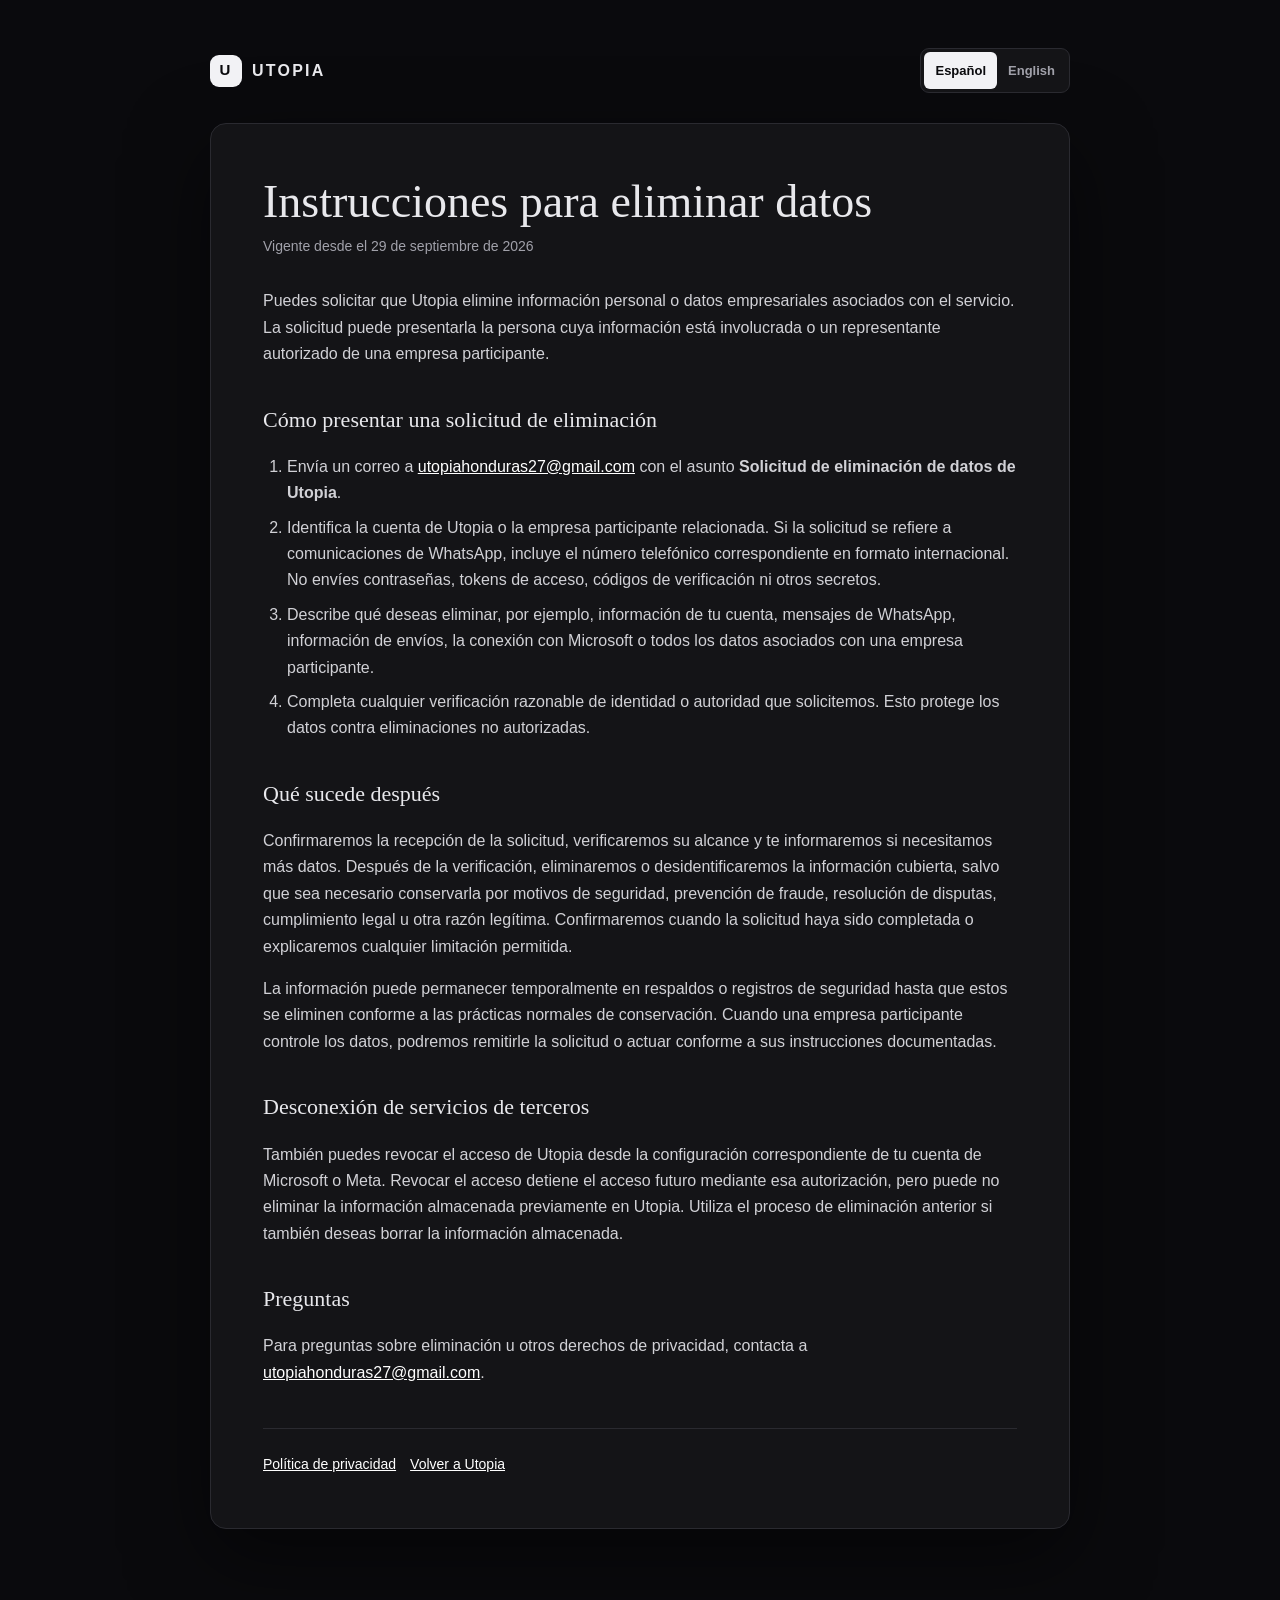
<file: data-deletion.html>
<!DOCTYPE html>
<html lang="es">
<head>
  <meta charset="utf-8">
  <meta name="viewport" content="width=device-width, initial-scale=1">
  <meta name="robots" content="index,follow">
  <title>Instrucciones para eliminar datos — Utopia</title>
  <link rel="stylesheet" href="legal.css">
</head>
<body data-title-es="Instrucciones para eliminar datos — Utopia" data-title-en="Data Deletion Instructions — Utopia">
<main>
  <header class="page-header">
    <a class="brand" href="index.html" aria-label="Utopia">
      <span class="brand-mark">U</span><span>UTOPIA</span>
    </a>
    <div class="language-switcher" role="group" aria-label="Idioma / Language">
      <button type="button" data-lang-button="es" aria-pressed="true">Español</button>
      <button type="button" data-lang-button="en" aria-pressed="false">English</button>
    </div>
  </header>
  <article class="document">
    <section data-lang-content="es">
    <h1>Instrucciones para eliminar datos</h1>
    <p class="updated">Vigente desde el 29 de septiembre de 2026</p>

    <p>Puedes solicitar que Utopia elimine información personal o datos empresariales asociados con el servicio. La solicitud puede presentarla la persona cuya información está involucrada o un representante autorizado de una empresa participante.</p>

    <h2>Cómo presentar una solicitud de eliminación</h2>
    <ol>
      <li>Envía un correo a <a href="mailto:utopiahonduras27@gmail.com">utopiahonduras27@gmail.com</a> con el asunto <strong>Solicitud de eliminación de datos de Utopia</strong>.</li>
      <li>Identifica la cuenta de Utopia o la empresa participante relacionada. Si la solicitud se refiere a comunicaciones de WhatsApp, incluye el número telefónico correspondiente en formato internacional. No envíes contraseñas, tokens de acceso, códigos de verificación ni otros secretos.</li>
      <li>Describe qué deseas eliminar, por ejemplo, información de tu cuenta, mensajes de WhatsApp, información de envíos, la conexión con Microsoft o todos los datos asociados con una empresa participante.</li>
      <li>Completa cualquier verificación razonable de identidad o autoridad que solicitemos. Esto protege los datos contra eliminaciones no autorizadas.</li>
    </ol>

    <h2>Qué sucede después</h2>
    <p>Confirmaremos la recepción de la solicitud, verificaremos su alcance y te informaremos si necesitamos más datos. Después de la verificación, eliminaremos o desidentificaremos la información cubierta, salvo que sea necesario conservarla por motivos de seguridad, prevención de fraude, resolución de disputas, cumplimiento legal u otra razón legítima. Confirmaremos cuando la solicitud haya sido completada o explicaremos cualquier limitación permitida.</p>
    <p>La información puede permanecer temporalmente en respaldos o registros de seguridad hasta que estos se eliminen conforme a las prácticas normales de conservación. Cuando una empresa participante controle los datos, podremos remitirle la solicitud o actuar conforme a sus instrucciones documentadas.</p>

    <h2>Desconexión de servicios de terceros</h2>
    <p>También puedes revocar el acceso de Utopia desde la configuración correspondiente de tu cuenta de Microsoft o Meta. Revocar el acceso detiene el acceso futuro mediante esa autorización, pero puede no eliminar la información almacenada previamente en Utopia. Utiliza el proceso de eliminación anterior si también deseas borrar la información almacenada.</p>

    <h2>Preguntas</h2>
    <p>Para preguntas sobre eliminación u otros derechos de privacidad, contacta a <a href="mailto:utopiahonduras27@gmail.com">utopiahonduras27@gmail.com</a>.</p>

    <nav class="document-nav" aria-label="Documentos legales">
      <a href="privacy.html">Política de privacidad</a>
      <a href="index.html">Volver a Utopia</a>
    </nav>
    </section>

    <section data-lang-content="en" hidden>
    <h1>Data Deletion Instructions</h1>
    <p class="updated">Effective September 29, 2026</p>

    <p>You may ask Utopia to delete personal information or business data associated with the service. Requests may be submitted by an individual whose information is involved or by an authorized representative of a participating business.</p>

    <h2>How to submit a deletion request</h2>
    <ol>
      <li>Email <a href="mailto:utopiahonduras27@gmail.com">utopiahonduras27@gmail.com</a> with the subject line <strong>Utopia data deletion request</strong>.</li>
      <li>Identify the Utopia account or participating business involved. If the request concerns WhatsApp communications, include the relevant telephone number in international format. Do not send passwords, access tokens, verification codes, or other secrets.</li>
      <li>Describe what you want deleted, such as your account information, WhatsApp messages, shipment information, Microsoft connection, or all data associated with a participating business.</li>
      <li>Complete any reasonable identity or authority verification we request. This protects data from unauthorized deletion.</li>
    </ol>

    <h2>What happens next</h2>
    <p>We will acknowledge the request, verify its scope, and tell you if we need more information. After verification, we will delete or de-identify the covered information unless retention is required for security, fraud prevention, dispute resolution, legal compliance, or another legitimate reason. We will confirm when the request has been completed or explain any permitted limitation.</p>
    <p>Information may remain temporarily in backups or security logs until those records cycle out under normal retention practices. Where data is controlled by a participating business, we may refer the request to that business or act on its documented instructions.</p>

    <h2>Disconnecting third-party services</h2>
    <p>You may also revoke Utopia's access through the applicable Microsoft or Meta account settings. Revoking access stops future access through that authorization, but it may not delete information previously stored in Utopia. Use the deletion process above if you also want stored information removed.</p>

    <h2>Questions</h2>
    <p>For questions about deletion or other privacy rights, contact <a href="mailto:utopiahonduras27@gmail.com">utopiahonduras27@gmail.com</a>.</p>

    <nav class="document-nav" aria-label="Legal documents">
      <a href="privacy.html">Privacy Policy</a>
      <a href="index.html">Return to Utopia</a>
    </nav>
    </section>
  </article>
</main>
<script src="legal.js"></script>
</body>
</html>
</file>
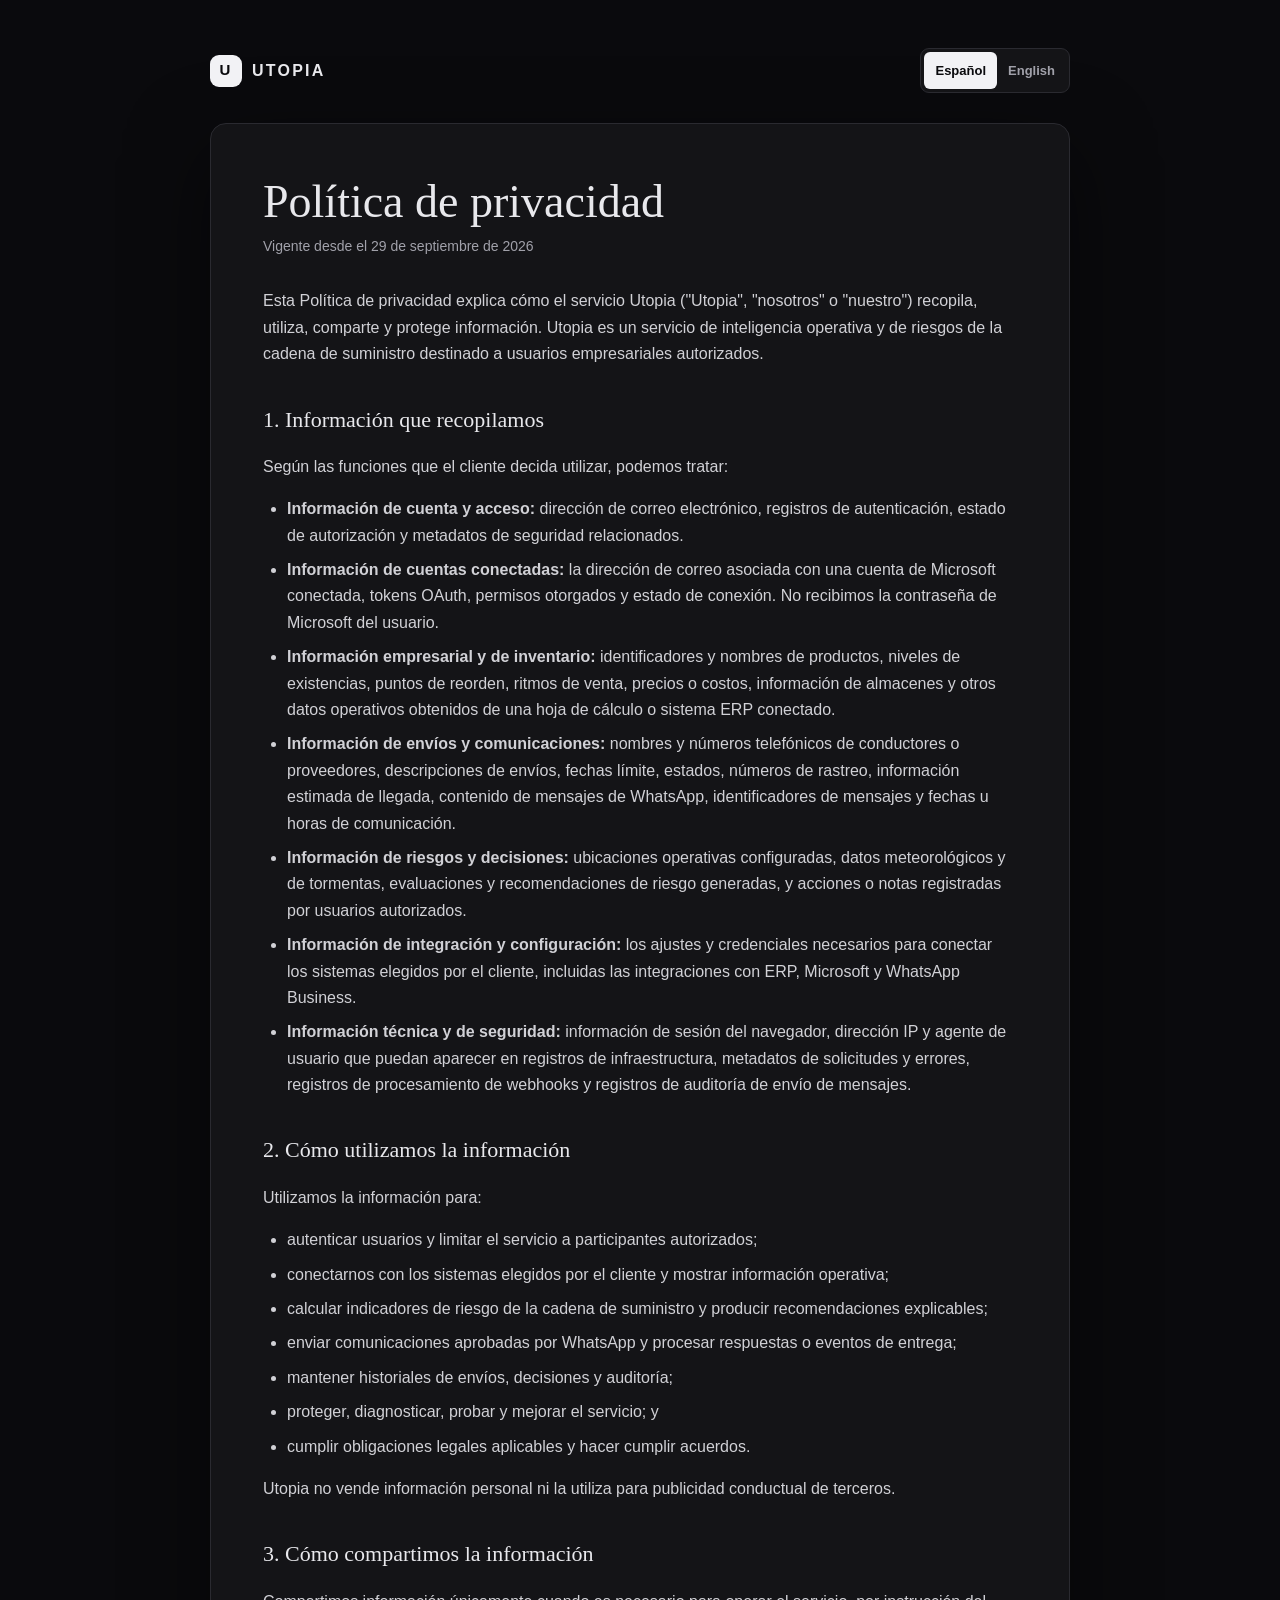
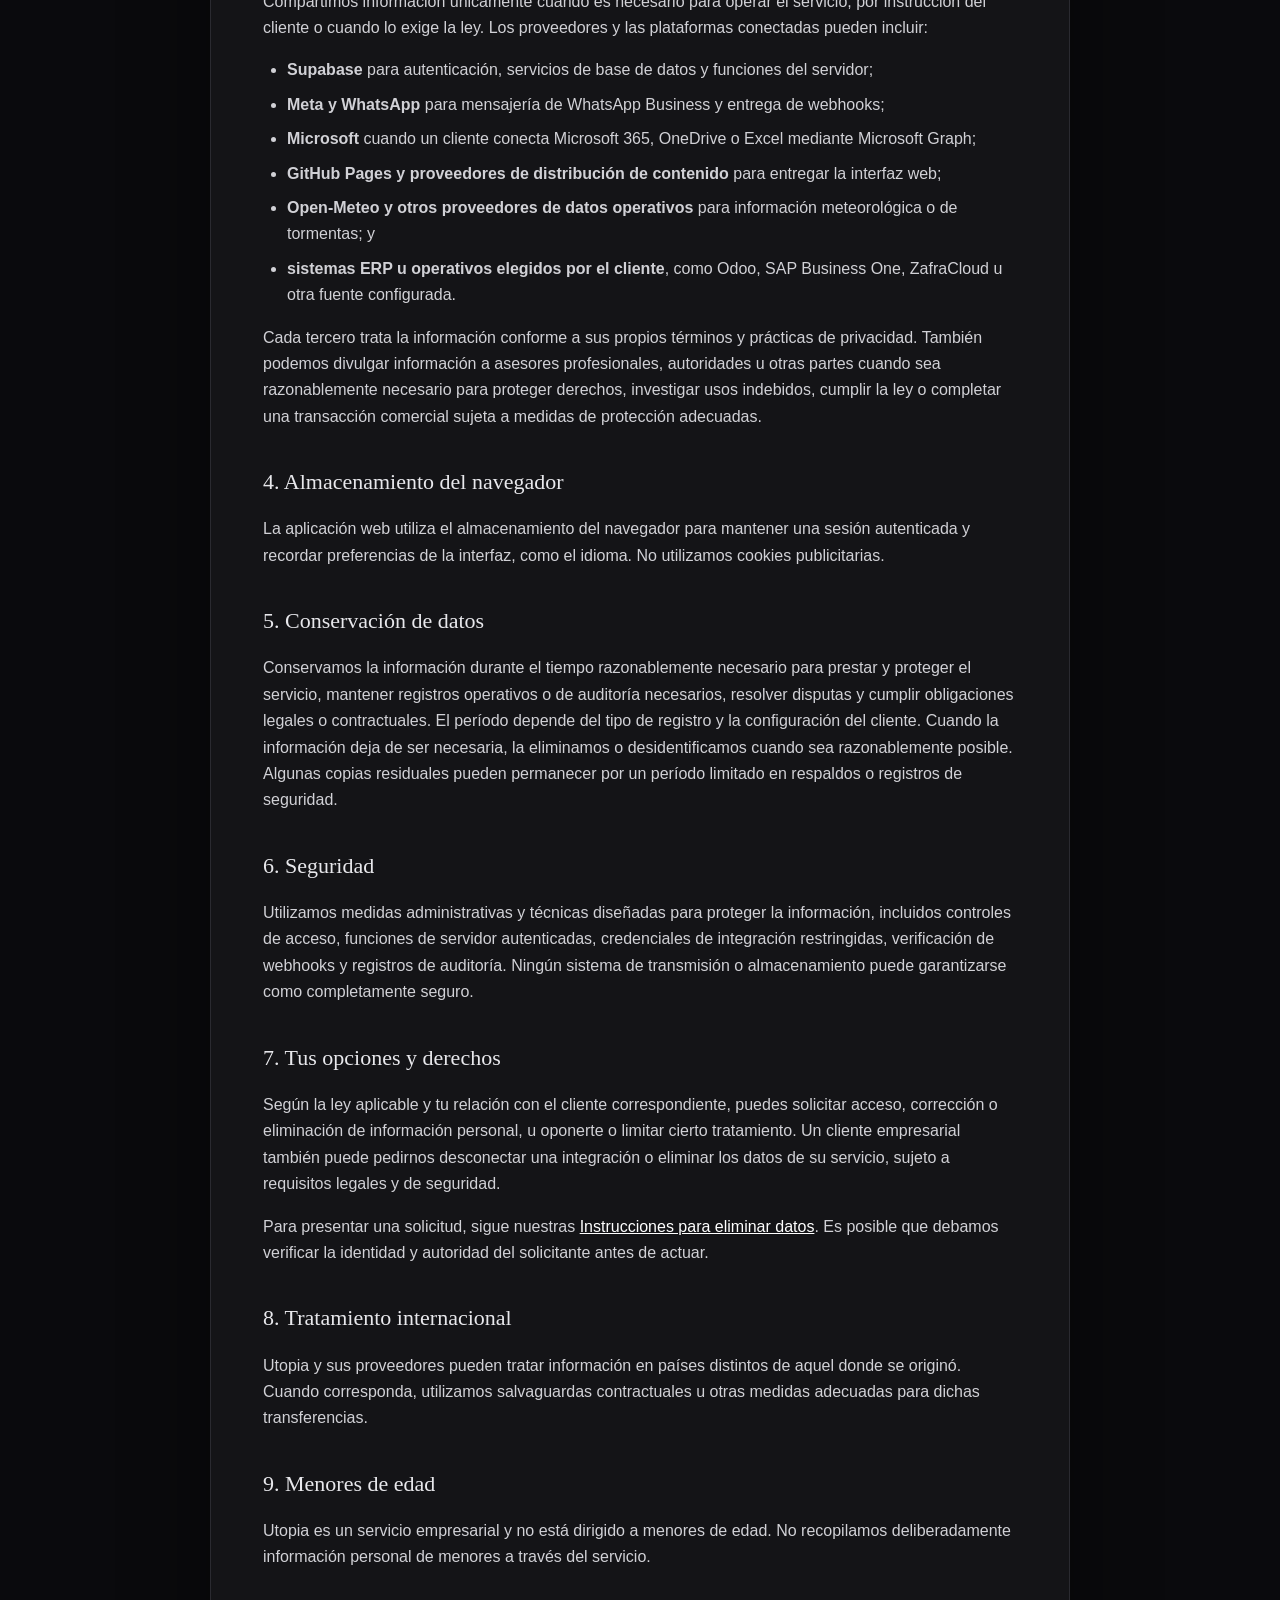
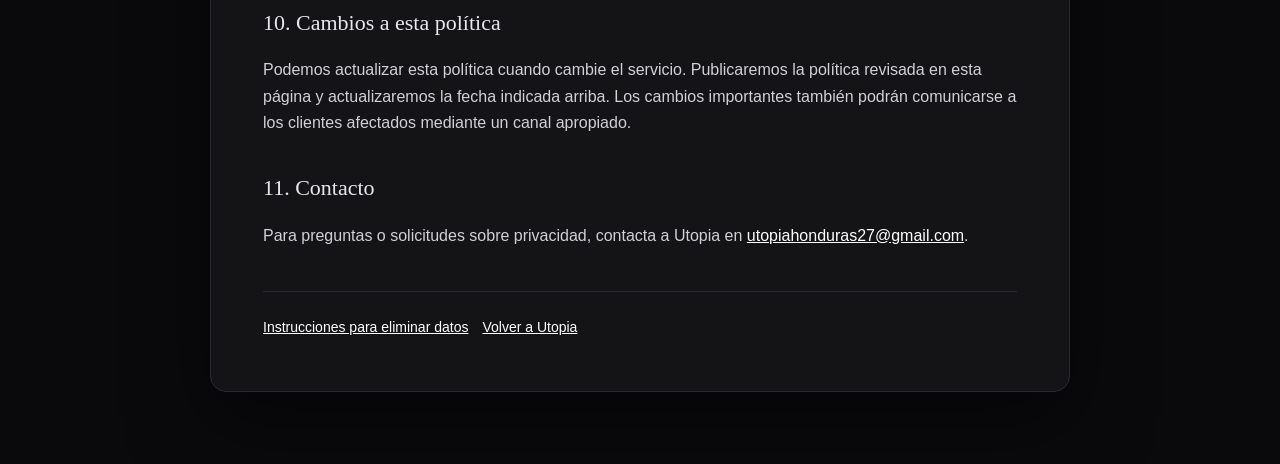
<file: privacy.html>
<!DOCTYPE html>
<html lang="es">
<head>
  <meta charset="utf-8">
  <meta name="viewport" content="width=device-width, initial-scale=1">
  <meta name="robots" content="index,follow">
  <title>Política de privacidad — Utopia</title>
  <link rel="stylesheet" href="legal.css">
</head>
<body data-title-es="Política de privacidad — Utopia" data-title-en="Privacy Policy — Utopia">
<main>
  <header class="page-header">
    <a class="brand" href="index.html" aria-label="Utopia">
      <span class="brand-mark">U</span><span>UTOPIA</span>
    </a>
    <div class="language-switcher" role="group" aria-label="Idioma / Language">
      <button type="button" data-lang-button="es" aria-pressed="true">Español</button>
      <button type="button" data-lang-button="en" aria-pressed="false">English</button>
    </div>
  </header>
  <article class="document">
    <section data-lang-content="es">
    <h1>Política de privacidad</h1>
    <p class="updated">Vigente desde el 29 de septiembre de 2026</p>

    <p>Esta Política de privacidad explica cómo el servicio Utopia ("Utopia", "nosotros" o "nuestro") recopila, utiliza, comparte y protege información. Utopia es un servicio de inteligencia operativa y de riesgos de la cadena de suministro destinado a usuarios empresariales autorizados.</p>

    <h2>1. Información que recopilamos</h2>
    <p>Según las funciones que el cliente decida utilizar, podemos tratar:</p>
    <ul>
      <li><strong>Información de cuenta y acceso:</strong> dirección de correo electrónico, registros de autenticación, estado de autorización y metadatos de seguridad relacionados.</li>
      <li><strong>Información de cuentas conectadas:</strong> la dirección de correo asociada con una cuenta de Microsoft conectada, tokens OAuth, permisos otorgados y estado de conexión. No recibimos la contraseña de Microsoft del usuario.</li>
      <li><strong>Información empresarial y de inventario:</strong> identificadores y nombres de productos, niveles de existencias, puntos de reorden, ritmos de venta, precios o costos, información de almacenes y otros datos operativos obtenidos de una hoja de cálculo o sistema ERP conectado.</li>
      <li><strong>Información de envíos y comunicaciones:</strong> nombres y números telefónicos de conductores o proveedores, descripciones de envíos, fechas límite, estados, números de rastreo, información estimada de llegada, contenido de mensajes de WhatsApp, identificadores de mensajes y fechas u horas de comunicación.</li>
      <li><strong>Información de riesgos y decisiones:</strong> ubicaciones operativas configuradas, datos meteorológicos y de tormentas, evaluaciones y recomendaciones de riesgo generadas, y acciones o notas registradas por usuarios autorizados.</li>
      <li><strong>Información de integración y configuración:</strong> los ajustes y credenciales necesarios para conectar los sistemas elegidos por el cliente, incluidas las integraciones con ERP, Microsoft y WhatsApp Business.</li>
      <li><strong>Información técnica y de seguridad:</strong> información de sesión del navegador, dirección IP y agente de usuario que puedan aparecer en registros de infraestructura, metadatos de solicitudes y errores, registros de procesamiento de webhooks y registros de auditoría de envío de mensajes.</li>
    </ul>

    <h2>2. Cómo utilizamos la información</h2>
    <p>Utilizamos la información para:</p>
    <ul>
      <li>autenticar usuarios y limitar el servicio a participantes autorizados;</li>
      <li>conectarnos con los sistemas elegidos por el cliente y mostrar información operativa;</li>
      <li>calcular indicadores de riesgo de la cadena de suministro y producir recomendaciones explicables;</li>
      <li>enviar comunicaciones aprobadas por WhatsApp y procesar respuestas o eventos de entrega;</li>
      <li>mantener historiales de envíos, decisiones y auditoría;</li>
      <li>proteger, diagnosticar, probar y mejorar el servicio; y</li>
      <li>cumplir obligaciones legales aplicables y hacer cumplir acuerdos.</li>
    </ul>
    <p>Utopia no vende información personal ni la utiliza para publicidad conductual de terceros.</p>

    <h2>3. Cómo compartimos la información</h2>
    <p>Compartimos información únicamente cuando es necesario para operar el servicio, por instrucción del cliente o cuando lo exige la ley. Los proveedores y las plataformas conectadas pueden incluir:</p>
    <ul>
      <li><strong>Supabase</strong> para autenticación, servicios de base de datos y funciones del servidor;</li>
      <li><strong>Meta y WhatsApp</strong> para mensajería de WhatsApp Business y entrega de webhooks;</li>
      <li><strong>Microsoft</strong> cuando un cliente conecta Microsoft 365, OneDrive o Excel mediante Microsoft Graph;</li>
      <li><strong>GitHub Pages y proveedores de distribución de contenido</strong> para entregar la interfaz web;</li>
      <li><strong>Open-Meteo y otros proveedores de datos operativos</strong> para información meteorológica o de tormentas; y</li>
      <li><strong>sistemas ERP u operativos elegidos por el cliente</strong>, como Odoo, SAP Business One, ZafraCloud u otra fuente configurada.</li>
    </ul>
    <p>Cada tercero trata la información conforme a sus propios términos y prácticas de privacidad. También podemos divulgar información a asesores profesionales, autoridades u otras partes cuando sea razonablemente necesario para proteger derechos, investigar usos indebidos, cumplir la ley o completar una transacción comercial sujeta a medidas de protección adecuadas.</p>

    <h2>4. Almacenamiento del navegador</h2>
    <p>La aplicación web utiliza el almacenamiento del navegador para mantener una sesión autenticada y recordar preferencias de la interfaz, como el idioma. No utilizamos cookies publicitarias.</p>

    <h2>5. Conservación de datos</h2>
    <p>Conservamos la información durante el tiempo razonablemente necesario para prestar y proteger el servicio, mantener registros operativos o de auditoría necesarios, resolver disputas y cumplir obligaciones legales o contractuales. El período depende del tipo de registro y la configuración del cliente. Cuando la información deja de ser necesaria, la eliminamos o desidentificamos cuando sea razonablemente posible. Algunas copias residuales pueden permanecer por un período limitado en respaldos o registros de seguridad.</p>

    <h2>6. Seguridad</h2>
    <p>Utilizamos medidas administrativas y técnicas diseñadas para proteger la información, incluidos controles de acceso, funciones de servidor autenticadas, credenciales de integración restringidas, verificación de webhooks y registros de auditoría. Ningún sistema de transmisión o almacenamiento puede garantizarse como completamente seguro.</p>

    <h2>7. Tus opciones y derechos</h2>
    <p>Según la ley aplicable y tu relación con el cliente correspondiente, puedes solicitar acceso, corrección o eliminación de información personal, u oponerte o limitar cierto tratamiento. Un cliente empresarial también puede pedirnos desconectar una integración o eliminar los datos de su servicio, sujeto a requisitos legales y de seguridad.</p>
    <p>Para presentar una solicitud, sigue nuestras <a href="data-deletion.html">Instrucciones para eliminar datos</a>. Es posible que debamos verificar la identidad y autoridad del solicitante antes de actuar.</p>

    <h2>8. Tratamiento internacional</h2>
    <p>Utopia y sus proveedores pueden tratar información en países distintos de aquel donde se originó. Cuando corresponda, utilizamos salvaguardas contractuales u otras medidas adecuadas para dichas transferencias.</p>

    <h2>9. Menores de edad</h2>
    <p>Utopia es un servicio empresarial y no está dirigido a menores de edad. No recopilamos deliberadamente información personal de menores a través del servicio.</p>

    <h2>10. Cambios a esta política</h2>
    <p>Podemos actualizar esta política cuando cambie el servicio. Publicaremos la política revisada en esta página y actualizaremos la fecha indicada arriba. Los cambios importantes también podrán comunicarse a los clientes afectados mediante un canal apropiado.</p>

    <h2>11. Contacto</h2>
    <p>Para preguntas o solicitudes sobre privacidad, contacta a Utopia en <a href="mailto:utopiahonduras27@gmail.com">utopiahonduras27@gmail.com</a>.</p>

    <nav class="document-nav" aria-label="Documentos legales">
      <a href="data-deletion.html">Instrucciones para eliminar datos</a>
      <a href="index.html">Volver a Utopia</a>
    </nav>
    </section>

    <section data-lang-content="en" hidden>
    <h1>Privacy Policy</h1>
    <p class="updated">Effective September 29, 2026</p>

    <p>This Privacy Policy explains how the Utopia service ("Utopia," "we," "us," or "our") collects, uses, shares, and protects information. Utopia is a supply-chain risk and operational intelligence service intended for authorized business users.</p>

    <h2>1. Information we collect</h2>
    <p>Depending on the features a customer chooses to use, we may process:</p>
    <ul>
      <li><strong>Account and access information:</strong> email address, authentication records, authorization status, and related security metadata.</li>
      <li><strong>Connected-account information:</strong> the email address associated with a connected Microsoft account, OAuth tokens, granted permissions, and connection status. We do not receive the user's Microsoft password.</li>
      <li><strong>Business and inventory information:</strong> product identifiers and names, stock levels, reorder points, sales rates, pricing or cost information, warehouse information, and other operational data obtained from a connected spreadsheet or ERP system.</li>
      <li><strong>Shipment and communications information:</strong> driver or provider names and telephone numbers, shipment descriptions, deadlines, status, tracking numbers, estimated arrival information, WhatsApp message content, message identifiers, and communication timestamps.</li>
      <li><strong>Risk and decision information:</strong> configured operational locations, weather and storm inputs, generated risk assessments and recommendations, and actions or notes recorded by authorized users.</li>
      <li><strong>Integration and configuration information:</strong> the settings and credentials needed to connect customer-selected systems, including ERP, Microsoft, and WhatsApp Business integrations.</li>
      <li><strong>Technical and security information:</strong> browser session information, IP address and user-agent information that may appear in infrastructure logs, request and error metadata, webhook processing records, and message-send audit records.</li>
    </ul>

    <h2>2. How we use information</h2>
    <p>We use information to:</p>
    <ul>
      <li>authenticate users and restrict the service to authorized participants;</li>
      <li>connect to customer-selected systems and display operational information;</li>
      <li>calculate supply-chain risk indicators and produce explainable recommendations;</li>
      <li>send approved WhatsApp communications and process replies or delivery events;</li>
      <li>maintain shipment, decision, and audit histories;</li>
      <li>secure, troubleshoot, test, and improve the service; and</li>
      <li>comply with applicable legal obligations and enforce agreements.</li>
    </ul>
    <p>Utopia does not sell personal information and does not use personal information for third-party behavioral advertising.</p>

    <h2>3. How information is shared</h2>
    <p>We share information only as needed to operate the service, at a customer's direction, or when required by law. Service providers and connected platforms may include:</p>
    <ul>
      <li><strong>Supabase</strong> for authentication, database services, and server-side functions;</li>
      <li><strong>Meta and WhatsApp</strong> for WhatsApp Business messaging and webhook delivery;</li>
      <li><strong>Microsoft</strong> when a customer connects Microsoft 365, OneDrive, or Excel through Microsoft Graph;</li>
      <li><strong>GitHub Pages and content-delivery providers</strong> for delivery of the web interface;</li>
      <li><strong>Open-Meteo and other operational data providers</strong> for weather or storm information; and</li>
      <li><strong>customer-selected ERP or operational systems</strong>, such as Odoo, SAP Business One, ZafraCloud, or another configured source.</li>
    </ul>
    <p>Each third party processes information under its own terms and privacy practices. We may also disclose information to professional advisers, authorities, or other parties when reasonably necessary to protect rights, investigate misuse, comply with law, or complete a business transaction subject to appropriate safeguards.</p>

    <h2>4. Browser storage</h2>
    <p>The web application uses browser storage to maintain an authenticated session and remember interface preferences such as language. We do not use advertising cookies.</p>

    <h2>5. Data retention</h2>
    <p>We retain information for as long as reasonably necessary to provide and secure the service, maintain required operational or audit records, resolve disputes, and meet legal or contractual obligations. Retention depends on the type of record and the customer's configuration. When information is no longer required, we delete or de-identify it where reasonably practicable. Residual copies may remain for a limited period in backups or security logs.</p>

    <h2>6. Security</h2>
    <p>We use administrative and technical safeguards designed to protect information, including access controls, authenticated server functions, restricted integration credentials, webhook verification, and audit logging. No transmission or storage system can be guaranteed to be completely secure.</p>

    <h2>7. Your choices and rights</h2>
    <p>Depending on applicable law and your relationship with the relevant customer, you may request access to, correction of, or deletion of personal information, or object to or restrict certain processing. A business customer may also ask us to disconnect an integration or delete its service data, subject to legal and security requirements.</p>
    <p>To make a request, follow our <a href="data-deletion.html">Data Deletion Instructions</a>. We may need to verify the requester's identity and authority before acting.</p>

    <h2>8. International processing</h2>
    <p>Utopia and its service providers may process information in countries other than the country where the information originated. Where required, we use appropriate contractual or other safeguards for such transfers.</p>

    <h2>9. Children</h2>
    <p>Utopia is a business service and is not directed to children. We do not knowingly collect personal information from children through the service.</p>

    <h2>10. Changes to this policy</h2>
    <p>We may update this policy as the service changes. We will post the revised policy on this page and update the date above. Material changes may also be communicated to affected customers through an appropriate channel.</p>

    <h2>11. Contact</h2>
    <p>For privacy questions or requests, contact Utopia at <a href="mailto:utopiahonduras27@gmail.com">utopiahonduras27@gmail.com</a>.</p>

    <nav class="document-nav" aria-label="Legal documents">
      <a href="data-deletion.html">Data Deletion Instructions</a>
      <a href="index.html">Return to Utopia</a>
    </nav>
    </section>
  </article>
</main>
<script src="legal.js"></script>
</body>
</html>
</file>
<file: legal.css>
:root {
  color-scheme: dark;
  --bg: #0a0a0d;
  --card: #141417;
  --ink: #e8e8ec;
  --muted: #a1a1aa;
  --line: #2a2a30;
  --accent: #f2f2f5;
}

* { box-sizing: border-box; }

body {
  margin: 0;
  background: var(--bg);
  color: var(--ink);
  font-family: Arial, Helvetica, sans-serif;
  line-height: 1.65;
}

main {
  width: min(860px, calc(100% - 32px));
  margin: 0 auto;
  padding: 48px 0 72px;
}

.page-header {
  display: flex;
  align-items: center;
  justify-content: space-between;
  gap: 20px;
  margin-bottom: 30px;
}

.brand {
  display: flex;
  align-items: center;
  gap: 10px;
  color: var(--ink);
  font-weight: 800;
  letter-spacing: .14em;
  text-decoration: none;
}

.language-switcher {
  display: inline-flex;
  padding: 3px;
  border: 1px solid var(--line);
  border-radius: 9px;
  background: var(--card);
}

.language-switcher button {
  border: 0;
  border-radius: 6px;
  padding: 8px 11px;
  background: transparent;
  color: var(--muted);
  font: inherit;
  font-size: 13px;
  font-weight: 700;
  cursor: pointer;
}

.language-switcher button:hover { color: var(--ink); }

.language-switcher button[aria-pressed="true"] {
  background: var(--accent);
  color: var(--bg);
}

.brand-mark {
  width: 32px;
  height: 32px;
  display: grid;
  place-items: center;
  border-radius: 9px;
  background: var(--accent);
  color: var(--bg);
  font-size: 15px;
}

.document {
  padding: clamp(24px, 5vw, 52px);
  border: 1px solid var(--line);
  border-radius: 16px;
  background: var(--card);
  box-shadow: 0 28px 80px #00000080;
}

h1, h2 {
  font-family: Georgia, "Times New Roman", serif;
  font-weight: 500;
}

h1 {
  margin: 0 0 6px;
  font-size: clamp(30px, 5vw, 46px);
  line-height: 1.15;
}

h2 {
  margin: 34px 0 10px;
  font-size: 22px;
}

p, li { color: #d1d1d6; }

.updated {
  margin: 0 0 30px;
  color: var(--muted);
  font-size: 14px;
}

a { color: #ffffff; }
a:hover { text-decoration-thickness: 2px; }

ul, ol { padding-left: 24px; }
li + li { margin-top: 8px; }

.document-nav {
  display: flex;
  flex-wrap: wrap;
  gap: 14px;
  margin-top: 42px;
  padding-top: 24px;
  border-top: 1px solid var(--line);
  font-size: 14px;
}

@media (max-width: 560px) {
  main { padding-top: 24px; }
  .document { border-radius: 12px; }
  .page-header { align-items: flex-start; }
  .language-switcher button { padding: 7px 9px; }
}
</file>
